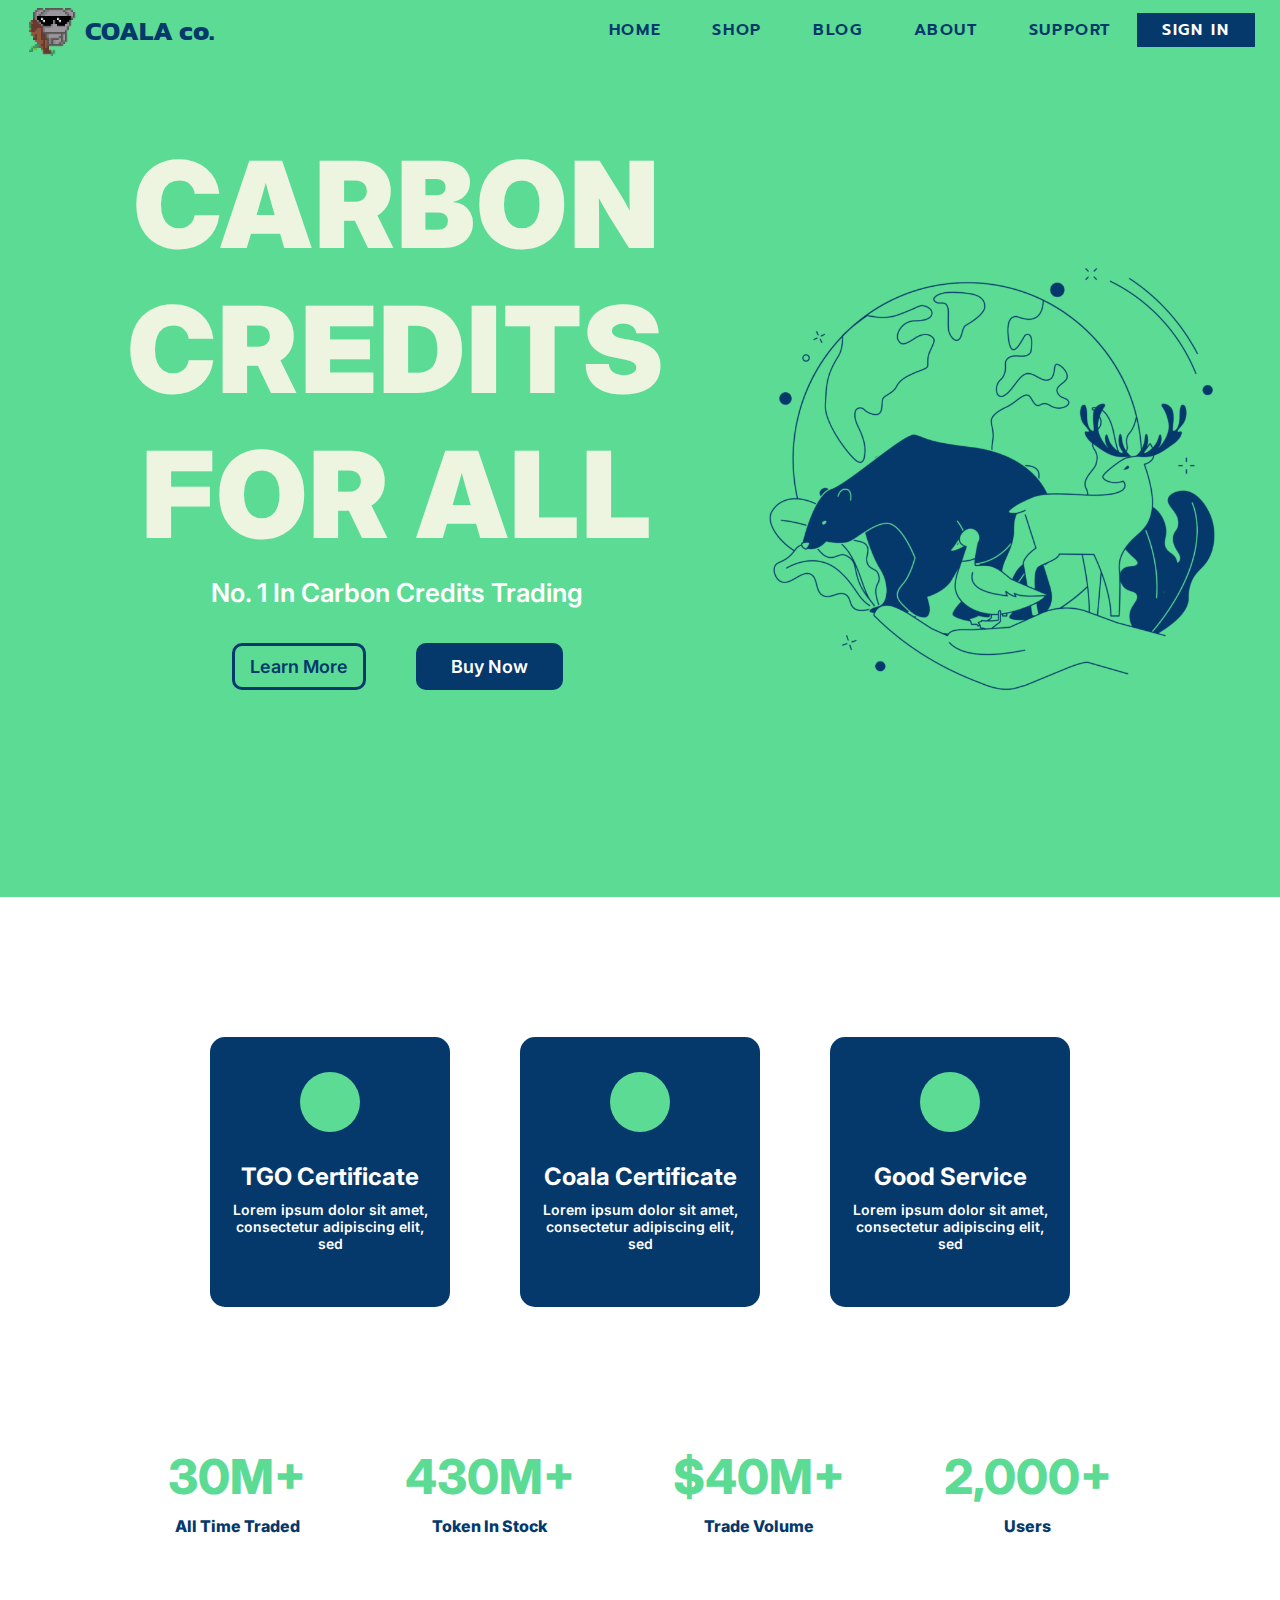
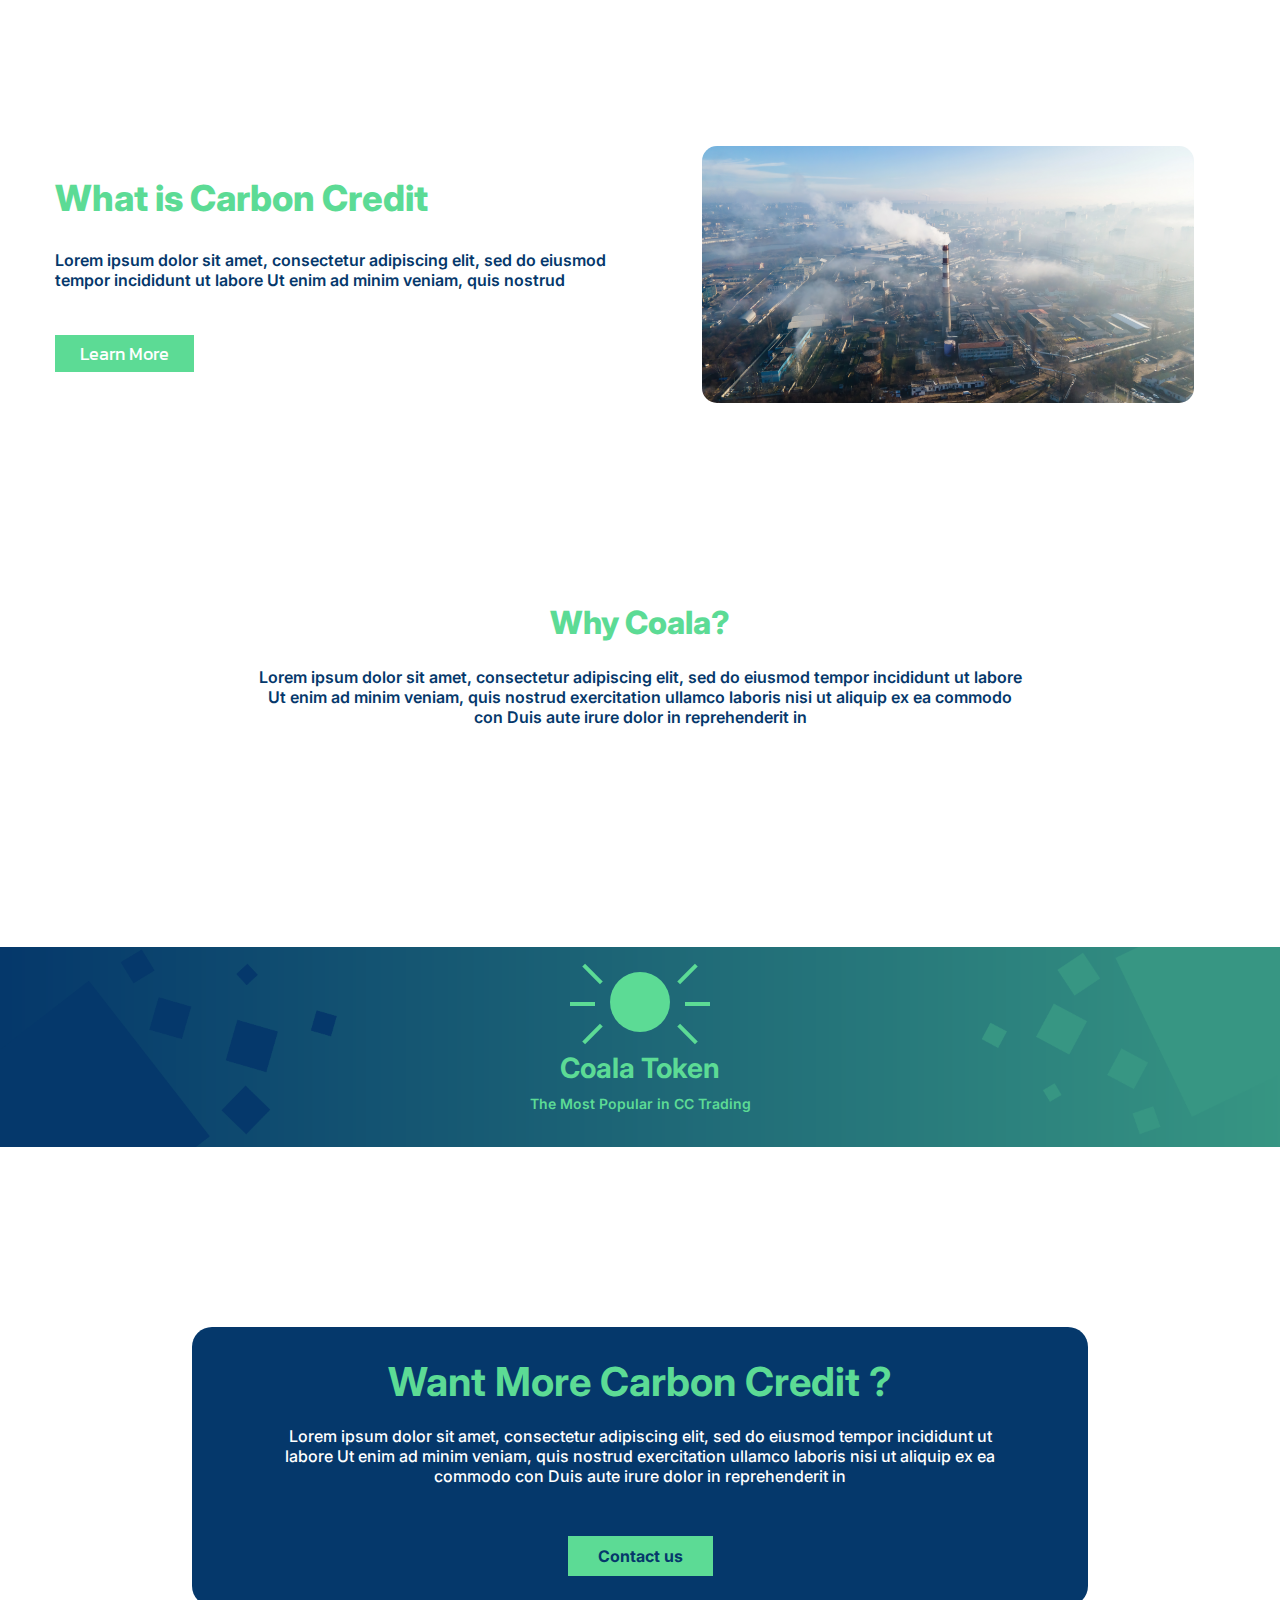
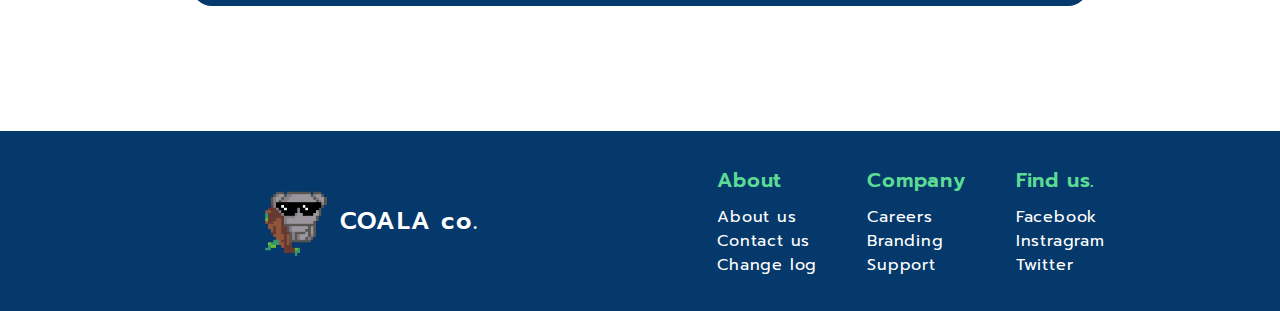
<file: index.html>
<!DOCTYPE html>
<html lang="en">

<head>
    <meta charset="UTF-8">
    <meta name="viewport" content="width=device-width, initial-scale=1.0">
    <title>Coala</title>
    <link rel="stylesheet" href="style.css">
    <link rel="stylesheet" href="main-page.css">
</head>

<body>
    <nav>
        <div class="logo-group">
            <img src="/image/logo_300x300.png" alt="Logo Oreo" id="logo">
            <h2>COALA co.</h2>
        </div>

        <div>
            <ul class="nav-link">
                <li><a href="index.html">home</a></li>
                <li><a href="#">shop</a></li>
                <li><a href="#">blog</a></li>
                <li><a href="#">about</a></li>
                <li><a href="#">support</a></li>
                <li id="sign-in"><a href="form.html">sign in</a></li>
            </ul>
        </div>
    </nav>

    <div class="hero">
        <div class="main-content">
            <h1>carbon<br>credits<br>for all</h1>
            <h4>No. 1 In Carbon Credits Trading</h4>
            <div class="link-group">
                <a href="#main">Learn More</a>
                <button>Buy Now</button>
            </div>
        </div>
    </div>

    <div class="main" id="main">
        <div class="win">
            <div class="card">
                <div class="qc"></div>
                <h3>TGO Certificate</h3>
                <p>Lorem ipsum dolor sit amet, consectetur adipiscing elit, sed</p>
            </div>
            <div class="card">
                <div class="qc"></div>
                <h3>Coala Certificate</h3>
                <p>Lorem ipsum dolor sit amet, consectetur adipiscing elit, sed</p>
            </div>
            <div class="card">
                <div class="qc"></div>
                <h3>Good Service</h3>
                <p>Lorem ipsum dolor sit amet, consectetur adipiscing elit, sed</p>
            </div>
        </div>

        <div class="garuntee-bait">
            <div class="bait-content">
                <h2>30M+</h2>
                <p>All Time Traded</p>
            </div>
            <div class="bait-content">
                <h2>430M+</h2>
                <p>Token In Stock</p>
            </div>
            <div class="bait-content">
                <h2>$40M+</h2>
                <p>Trade Volume</p>
            </div>
            <div class="bait-content">
                <h2>2,000+</h2>
                <p>Users</p>
            </div>
        </div>

        <div class="cc-info">
            <div class="cc-caption">
                <h2>What is Carbon Credit</h2>
                <p>Lorem ipsum dolor sit amet, consectetur adipiscing elit, sed do eiusmod tempor incididunt ut labore
                    Ut enim ad minim veniam, quis nostrud </p>
                <a href="#">Learn More</a>
            </div>
            <img src="/image/cc-info.png" alt="Carbon Credit Information" id="cc-info-img">
        </div>

        <div class="why-us">
            <h3>Why Coala?</h3>
            <p>Lorem ipsum dolor sit amet, consectetur adipiscing elit, sed do eiusmod tempor incididunt ut labore
                Ut enim ad minim veniam, quis nostrud exercitation ullamco laboris nisi ut aliquip ex ea commodo con
                Duis aute irure dolor in reprehenderit in </p>
        </div>

        <div class="flag">
            <div class="qc">
                <div class="a"></div>
                <div class="b"></div>
            </div>
            <div class="flag-caption">
                <h3>Coala Token</h3>
                <h6>The Most Popular in CC Trading</h6>
            </div>
        </div>

        <div class="want-credit">
            <div class="group">
                <h2>Want More Carbon Credit ?</h2>
                <p>Lorem ipsum dolor sit amet, consectetur adipiscing elit, sed do eiusmod tempor incididunt ut labore
                    Ut enim ad minim veniam, quis nostrud exercitation ullamco laboris nisi ut aliquip ex ea commodo con
                    Duis aute irure dolor in reprehenderit in </p>
                <a href="#">Contact us</a>
            </div>
        </div>
    </div>

    <footer class="main-footer">
        <div class="company-group">
            <img src="/image/logo_300x300.png" alt="Logo">
            <h2>COALA co.</h2>
        </div>
        <div class="page-finder">
            <div class="find">
                <h4 class="find-caption">About</h4>
                <a href="#">About us</a>
                <a href="#">Contact us</a>
                <a href="#">Change log</a>
            </div>
            <div class="find">
                <h4 class="find-caption">Company</h4>
                <a href="#">Careers</a>
                <a href="#">Branding</a>
                <a href="#">Support</a>
            </div>
            <div class="find">
                <h4 class="find-caption">Find us.</h4>
                <a href="#">Facebook</a>
                <a href="#">Instragram</a>
                <a href="#">Twitter</a>

            </div>

        </div>
    </footer>

    <script type="module" src="app.js"></script>
</body>

</html>
</file>
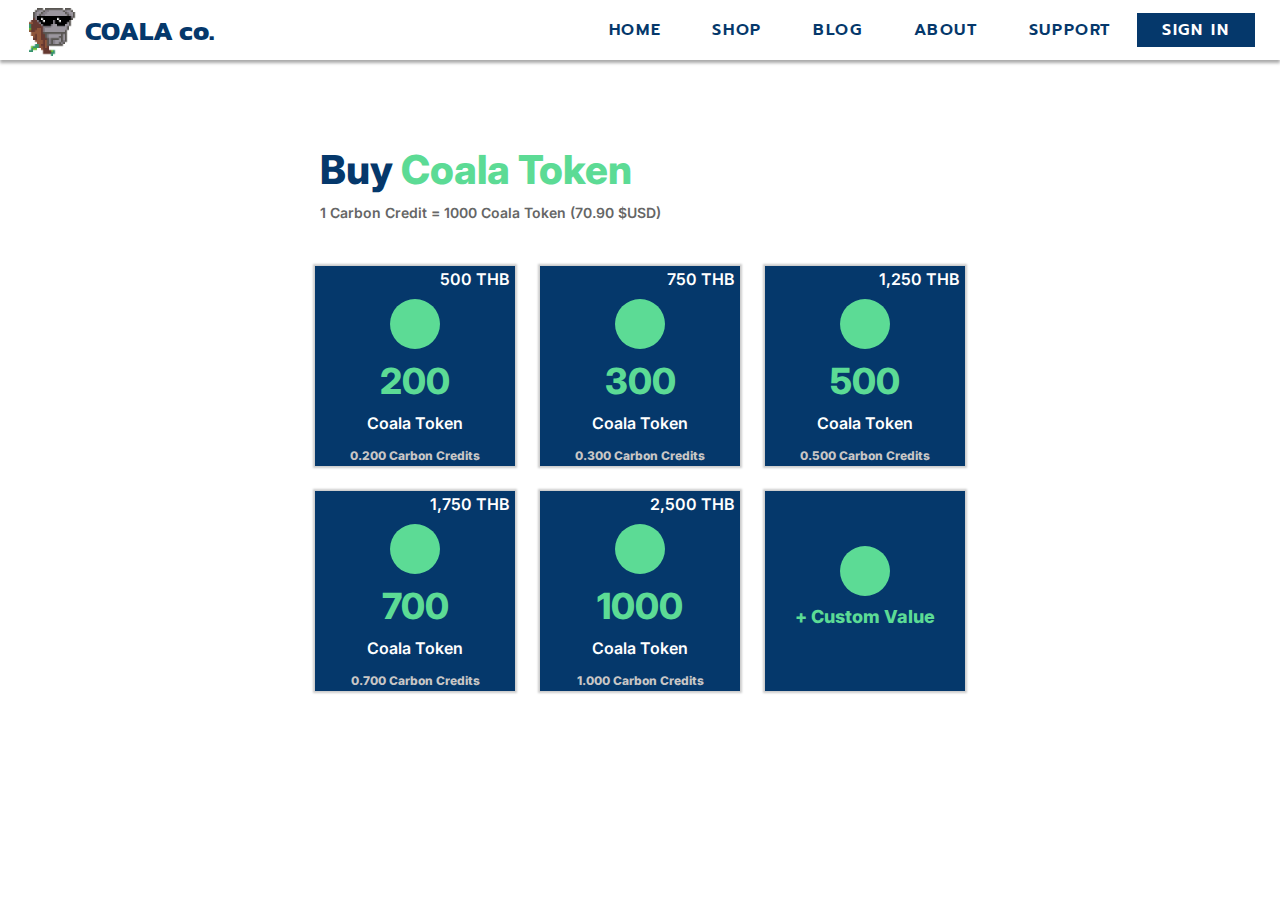
<file: buy-token.html>
<!DOCTYPE html>
<html lang="en">

<head>
    <meta charset="UTF-8">
    <meta name="viewport" content="width=device-width, initial-scale=1.0">
    <title>Buy Token</title>
    <link rel="stylesheet" href="style.css">
    <link rel="stylesheet" href="buy-token-page.css">
</head>

<body>
    <nav>
        <div class="logo-group">
            <img src="/image/logo_300x300.png" alt="Logo Oreo" id="logo">
            <h2>COALA co.</h2>
        </div>

        <div>
            <ul class="nav-link">
                <li><a href="index.html">home</a></li>
                <li><a href="#">shop</a></li>
                <li><a href="#">blog</a></li>
                <li><a href="#">about</a></li>
                <li><a href="#">support</a></li>
                <li id="sign-in"><a href="form.html">sign in</a></li>
            </ul>
        </div>
    </nav>

    <div class="buy">
        <div class="buy-token">
            <div class="buy-caption">
                <h2>Buy <span>Coala Token</span></h2>
                <h6>1 Carbon Credit = 1000 Coala Token (70.90 $USD)</h6>
            </div>

            <div class="buy-package">
                <div class="package">
                    <h4 class="price">500 THB</h4>
                    <div class="pack-info">
                        <div class="qc"></div>
                        <h2>200</h2>
                        <h3>Coala Token</h3>
                    </div>
                    <h6 class="cc-pack">0.200 Carbon Credits</h6>
                </div>
                <div class="package">
                    <h4 class="price">750 THB</h4>
                    <div class="pack-info">
                        <div class="qc"></div>
                        <h2>300</h2>
                        <h3>Coala Token</h3>
                    </div>
                    <h6 class="cc-pack">0.300 Carbon Credits</h6>
                </div>
                <div class="package">
                    <h4 class="price">1,250 THB</h4>
                    <div class="pack-info">
                        <div class="qc"></div>
                        <h2>500</h2>
                        <h3>Coala Token</h3>
                    </div>
                    <h6 class="cc-pack">0.500 Carbon Credits</h6>
                </div>
                <div class="package">
                    <h4 class="price">1,750 THB</h4>
                    <div class="pack-info">
                        <div class="qc"></div>
                        <h2>700</h2>
                        <h3>Coala Token</h3>
                    </div>
                    <h6 class="cc-pack">0.700 Carbon Credits</h6>
                </div>
                <div class="package">
                    <h4 class="price">2,500 THB</h4>
                    <div class="pack-info">
                        <div class="qc"></div>
                        <h2>1000</h2>
                        <h3>Coala Token</h3>
                    </div>
                    <h6 class="cc-pack">1.000 Carbon Credits</h6>
                </div>
                <div class="package">
                    <div class="pack-info">
                        <div class="qc"></div>
                        <h2>+ Custom Value</h2>
                    </div>
                </div>
            </div>
        </div>
    </div>
</body>

</html>
</file>
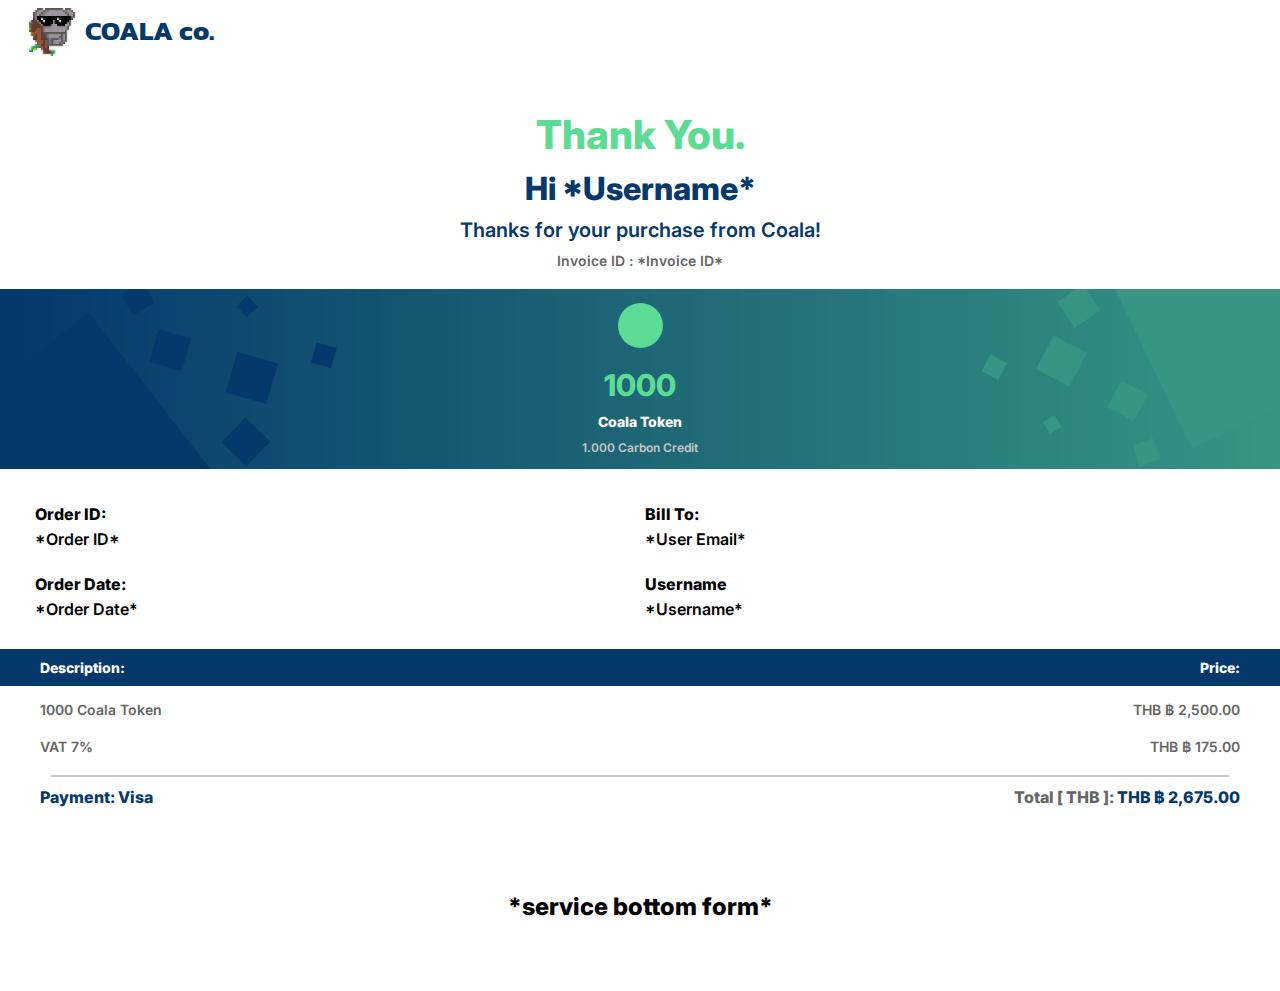
<file: email.html>
<!DOCTYPE html>
<html lang="en">

<head>
    <meta charset="UTF-8">
    <meta name="viewport" content="width=device-width, initial-scale=1.0">
    <title>Email sending</title>
    <link rel="stylesheet" href="style.css">
    <link rel="stylesheet" href="email.css">
</head>

<body>
    <nav>
        <div class="logo-group">
            <img src="image/logo_300x300.png" alt="Logo Oreo" id="logo">
            <h2>COALA co.</h2>
        </div>
    </nav>

    <div class="receipt">
        <h1>Thank You.</h1>
        <h3>Hi *Username*</h3>
        <h4>Thanks for your purchase from Coala!</h4>
        <h6>Invoice ID : *Invoice ID*</h6>

        <div class="receipt-flag">
            <div class="qc"></div>
            <div class="receipt-flag-caption">
                <h3>1000</h3>
                <h5>Coala Token</h5>
                <h6>1.000 Carbon Credit</h6>
            </div>
        </div>

        <div class="order-info">
            <div class="info-row">
                <div class="info-group">
                    <h3>Order ID:</h3>
                    <h3 class="info">*Order ID*</h3>
                </div>
                <div class="info-group">
                    <h3>Bill To:</h3>
                    <h3 class="info">*User Email*</h3>
                </div>
            </div>
            <div class="info-row">
                <div class="info-group">
                    <h3>Order Date:</h3>
                    <h3 class="info">*Order Date*</h3>
                </div>
                <div class="info-group">
                    <h3>Username</h3>
                    <h3 class="info">*Username*</h3>
                </div>
            </div>
        </div>

        <div class="price-summary">
            <div class="sum-row desc-price">
                <h3>Description:</h3>
                <h3>Price:</h3>
            </div>
            <div class="sum-row">
                <h5>1000 Coala Token</h5>
                <h5>THB ฿ 2,500.00</h5>
            </div>
            <div class="sum-row">
                <h5>VAT 7%</h5>
                <h5>THB ฿ 175.00</h5>
            </div>
            <span class="line-section"></span>
            <div class="sum-row">
                <h2>Payment: Visa</h2>
                <h2><span>Total [ THB ]: </span> THB ฿ 2,675.00</h2>
            </div>
        </div>

        <h4 class="service-form">*service bottom form*</h4>
    </div>
</body>

</html>
</file>
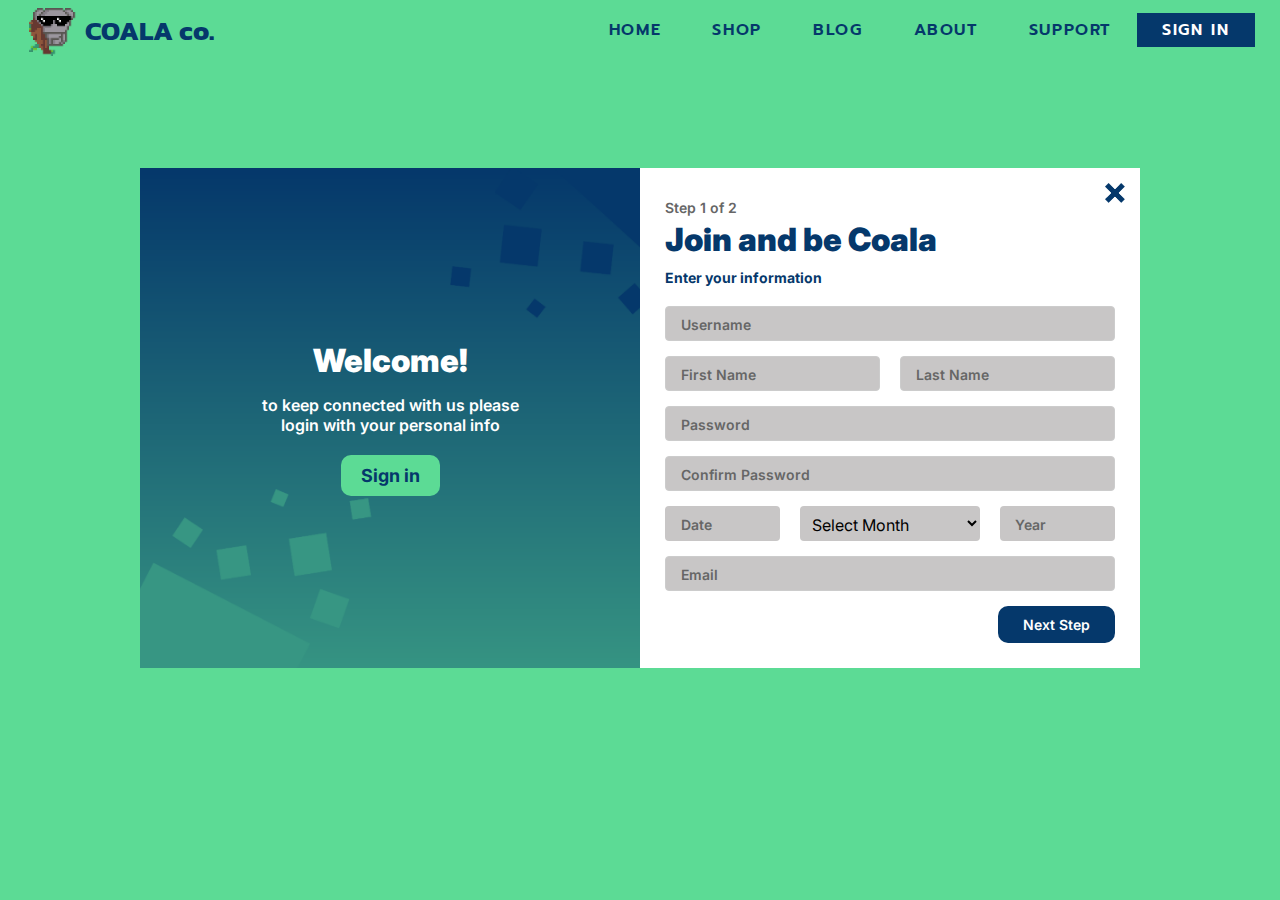
<file: form.html>
<!DOCTYPE html>
<html lang="en">

<head>
    <meta charset="UTF-8">
    <meta name="viewport" content="width=device-width, initial-scale=1.0">
    <title>Register page</title>
    <link rel="stylesheet" href="style.css">
    <link rel="stylesheet" href="style3.css">
</head>

<body>
    <nav>
        <div class="logo-group">
            <img src="/image/logo_300x300.png" alt="Logo Oreo" id="logo">
            <h2>COALA co.</h2>
        </div>

        <div>
            <ul class="nav-link">
                <li><a href="index.html">home</a></li>
                <li><a href="#">shop</a></li>
                <li><a href="#">blog</a></li>
                <li><a href="#">about</a></li>
                <li><a href="#">support</a></li>
                <li id="sign-in"><a href="#">sign in</a></li>
            </ul>
        </div>
    </nav>

    <div class="sign-card">
        <button id="close-form" onclick="console.log('click')">
            <img src="/image/x.png" alt="close">
        </button>
        <div class="sign-in">
            <h3 id="greeting"></h3>
            <p>to keep connected with us please <br> login with your personal info</p>
            <button id="sign-in-btn">Sign in</button>
        </div>
        <form id="multi-part">
            <!-- Sign up Form: Part1 -->
            <div class="form-section current" id="part-1">
                <span class="prog">Step 1 of 2</span <div class="form-caption">
                <div class="form-caption">
                    <h2>Join and be Coala</h2>
                    <p>Enter your information</p>
                </div>
                <div class="form-group">
                    <input type="text" id="username" class="cool-input" placeholder=" " autocomplete="off">
                    <label for="username" class="cool-label">Username</label>
                </div>
                <div class="double-row">
                    <div class="form-group">
                        <input type="text" id="first-name" class="cool-input" placeholder=" " autocomplete="off">
                        <label for="first-name" class="cool-label">First Name</label>
                    </div>
                    <div class="form-group">
                        <input type="text" id="last-name" class="cool-input" placeholder=" " autocomplete="off">
                        <label for="last-name" class="cool-label">Last Name</label>
                    </div>
                </div>
                <div class="form-group">
                    <input type="text" id="password" class="cool-input" placeholder=" " autocomplete="off">
                    <label for="password" class="cool-label">Password</label>
                </div>
                <div class="form-group">
                    <input type="text" id="confirm-password" class="cool-input" placeholder=" " autocomplete="off">
                    <label for="confirm-password" class="cool-label">Confirm Password</label>
                </div>
                <div class="birthday-group">
                    <input type="number" id="date-birth" min="1" max="31" class="cool-num-input" placeholder=" ">
                    <label for="date-birth" class="cool-label">Date</label>
                    <select name="month" id="month-birth" class="cool-select">
                        <option value="">Select Month</option>
                        <option value="01">January</option>
                        <option value="02">February</option>
                        <option value="03">March</option>
                        <option value="04">April</option>
                        <option value="05">May</option>
                        <option value="06">June</option>
                        <option value="07">July</option>
                        <option value="08">August</option>
                        <option value="09">September</option>
                        <option value="10">October</option>
                        <option value="11">November</option>
                        <option value="12">December</option>
                    </select>
                    <input type="number" id="year-birth" class="cool-num-input" placeholder=" ">
                    <label for="year-birth" class="cool-label year">Year</label>
                </div>
                <div class="form-group">
                    <input type="text" id="email" class="cool-input" placeholder=" " autocomplete="off">
                    <label for="email" class="cool-label">Email</label>
                </div>
                <button type="button" class="next-button form-button">Next Step</button>
            </div>

            <!-- Sign-up Form: Part2 -->
            <div class="form-section" id="part-2">
                <span class="prog">Step 2 of 2</span>
                <div class="form-caption cap2">
                    <h2>Are you from the Company?</h2>
                    <p>Enter your company information</p>
                </div>
                <div class="form-group">
                    <input type="text" id="company-name" class="cool-input" placeholder=" " autocomplete="off">
                    <label for="company-name" class="cool-label">Company Name</label>
                </div>
                <div class="form-group select-group">
                    <select name="company-type" id="company-type" class="cool-select">
                        <option value="">Select Company type</option>
                        <option value="A">A</option>
                        <option value="B">B</option>
                        <option value="C">C</option>
                    </select>
                    <!-- <label for="company-type" class="cool-label">Company Type</label> -->
                </div>

                <button type="button" class="back-button form-button">Previous Step</button>
                <button type="button" class="form-button" id="register-button">Register</button>
            </div>
        </form>

        <!-- Sign-in Form -->
        <form id="sign-in-form">
            <h2>Welcome Coala!</h2>
            <div class="login">
                <div class="form-group">
                    <input type="text" id="username-login" class="cool-input" placeholder=" " autocomplete="off">
                    <label for="username-login" class="cool-label">Username</label>
                </div>
                <div class="form-group">
                    <input type="text" id="password-login" class="cool-input" placeholder=" " autocomplete="off">
                    <label for="password-login" class="cool-label">Password</label>
                </div>

            </div>
            <button id="login-btn">Login</button>
        </form>
    </div>


    </div>


    <script type="module" src="app.js"></script>
</body>

</html>
</file>
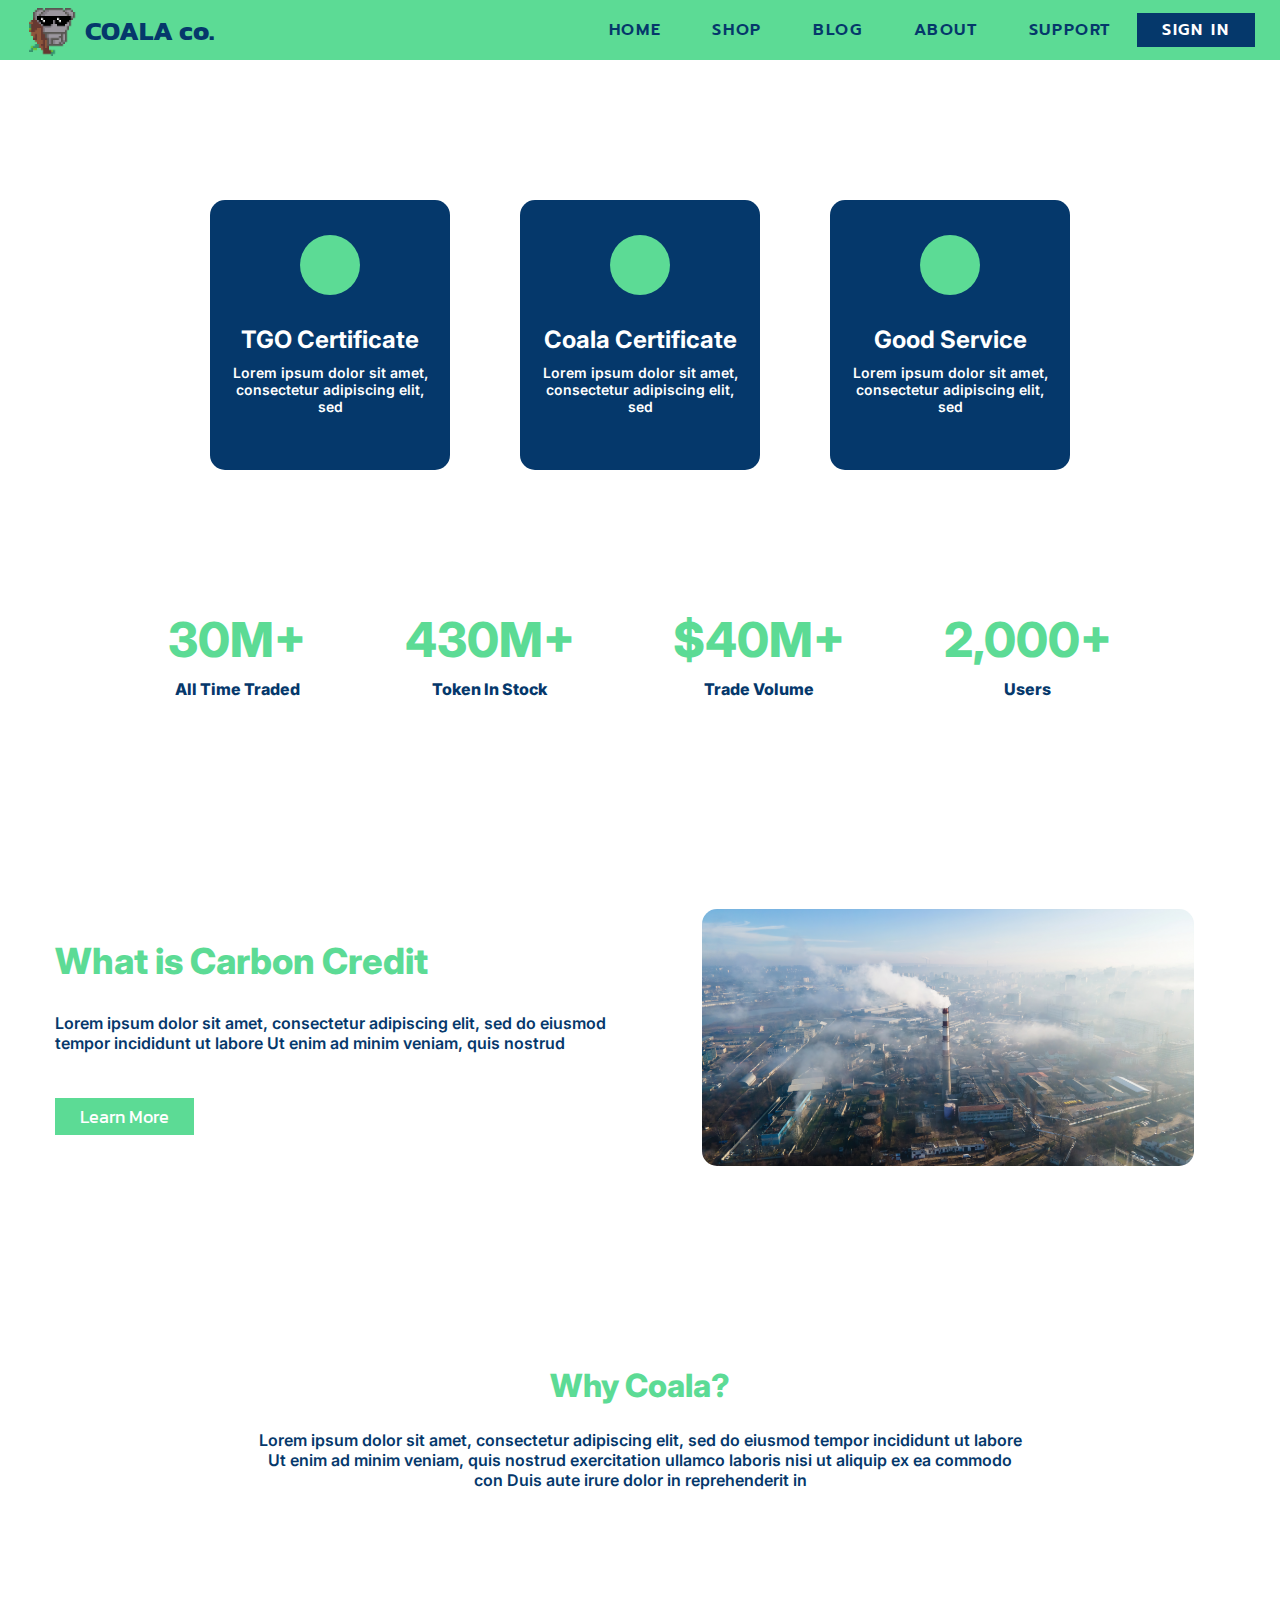
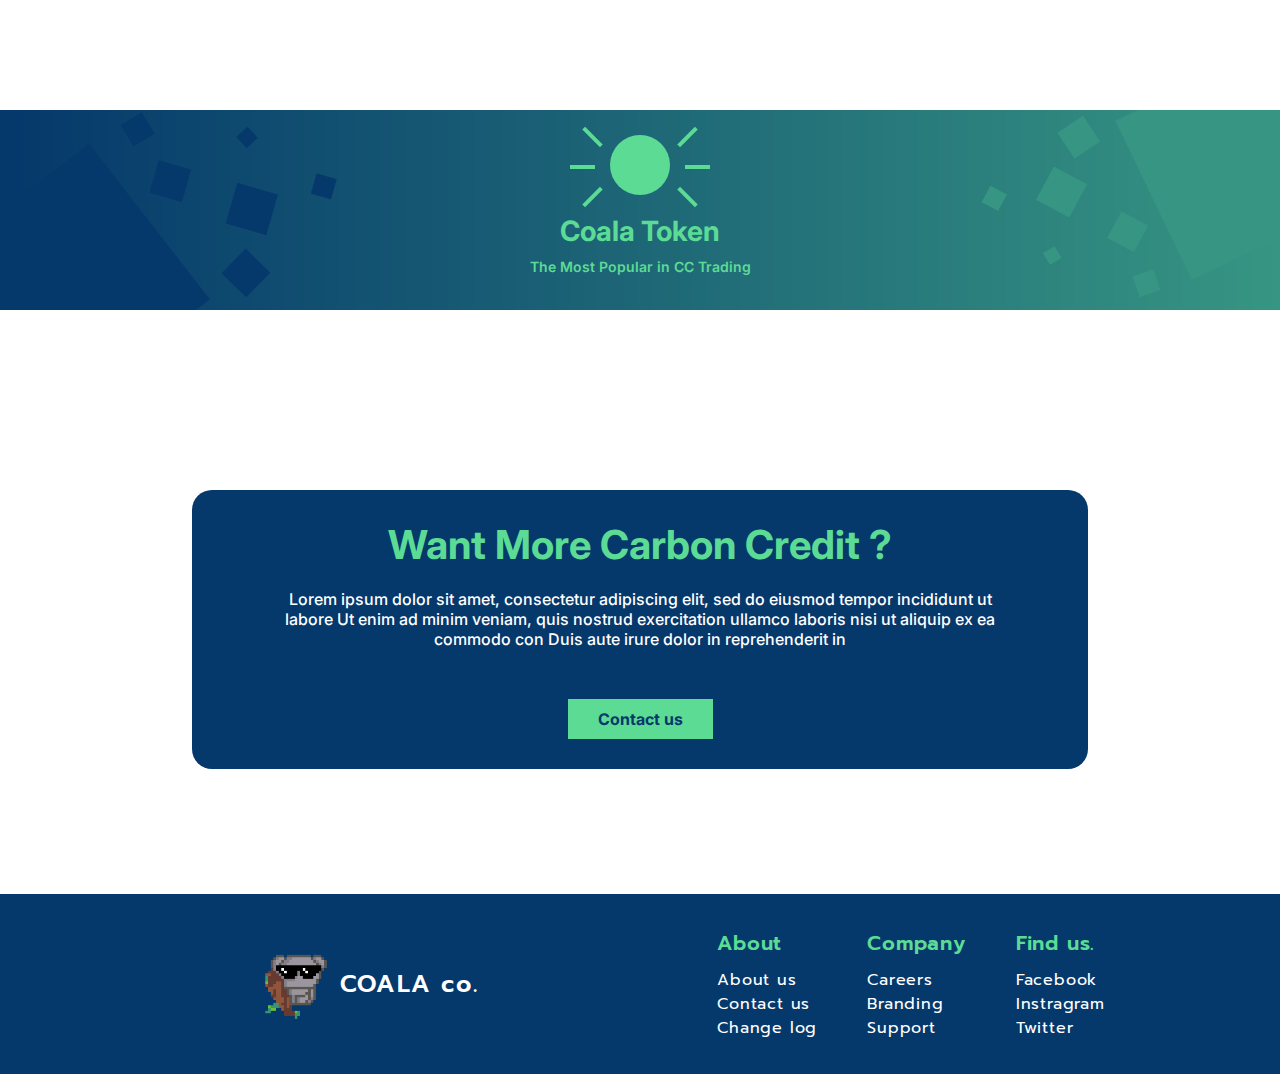
<file: main.html>
<!DOCTYPE html>
<html lang="en">

<head>
    <meta charset="UTF-8">
    <meta name="viewport" content="width=device-width, initial-scale=1.0">
    <title>Main page</title>
    <link rel="stylesheet" href="style.css">
    <link rel="stylesheet" href="main-page.css">
</head>

<body>
    <nav>
        <div class="logo-group">
            <img src="/image/logo_300x300.png" alt="Logo Oreo" id="logo">
            <h2>COALA co.</h2>
        </div>

        <div>
            <ul class="nav-link">
                <li><a href="index.html">home</a></li>
                <li><a href="#">shop</a></li>
                <li><a href="#">blog</a></li>
                <li><a href="#">about</a></li>
                <li><a href="#">support</a></li>
                <li id="sign-in"><a href="#">sign in</a></li>
            </ul>
        </div>
    </nav>


    <div class="main">
        <div class="win">
            <div class="card">
                <div class="qc"></div>
                <h3>TGO Certificate</h3>
                <p>Lorem ipsum dolor sit amet, consectetur adipiscing elit, sed</p>
            </div>
            <div class="card">
                <div class="qc"></div>
                <h3>Coala Certificate</h3>
                <p>Lorem ipsum dolor sit amet, consectetur adipiscing elit, sed</p>
            </div>
            <div class="card">
                <div class="qc"></div>
                <h3>Good Service</h3>
                <p>Lorem ipsum dolor sit amet, consectetur adipiscing elit, sed</p>
            </div>
        </div>

        <div class="garuntee-bait">
            <div class="bait-content">
                <h2>30M+</h2>
                <p>All Time Traded</p>
            </div>
            <div class="bait-content">
                <h2>430M+</h2>
                <p>Token In Stock</p>
            </div>
            <div class="bait-content">
                <h2>$40M+</h2>
                <p>Trade Volume</p>
            </div>
            <div class="bait-content">
                <h2>2,000+</h2>
                <p>Users</p>
            </div>
        </div>

        <div class="cc-info">
            <div class="cc-caption">
                <h2>What is Carbon Credit</h2>
                <p>Lorem ipsum dolor sit amet, consectetur adipiscing elit, sed do eiusmod tempor incididunt ut labore
                    Ut enim ad minim veniam, quis nostrud </p>
                <a href="#">Learn More</a>
            </div>
            <img src="/image/cc-info.png" alt="Carbon Credit Information" id="cc-info-img">
        </div>

        <div class="why-us">
            <h3>Why Coala?</h3>
            <p>Lorem ipsum dolor sit amet, consectetur adipiscing elit, sed do eiusmod tempor incididunt ut labore
                Ut enim ad minim veniam, quis nostrud exercitation ullamco laboris nisi ut aliquip ex ea commodo con
                Duis aute irure dolor in reprehenderit in </p>
        </div>

        <div class="flag">
            <div class="qc">
                <div class="a"></div>
                <div class="b"></div>
            </div>
            <div class="flag-caption">
                <h3>Coala Token</h3>
                <h6>The Most Popular in CC Trading</h6>
            </div>
        </div>

        <div class="want-credit">
            <div class="group">
                <h2>Want More Carbon Credit ?</h2>
                <p>Lorem ipsum dolor sit amet, consectetur adipiscing elit, sed do eiusmod tempor incididunt ut labore
                    Ut enim ad minim veniam, quis nostrud exercitation ullamco laboris nisi ut aliquip ex ea commodo con
                    Duis aute irure dolor in reprehenderit in </p>
                <a href="#">Contact us</a>
            </div>
        </div>
    </div>

    <footer class="main-footer">
        <div class="company-group">
            <img src="/image/logo_300x300.png" alt="Logo">
            <h2>COALA co.</h2>
        </div>
        <div class="page-finder">
            <div class="find">
                <h4 class="find-caption">About</h4>
                <a href="#">About us</a>
                <a href="#">Contact us</a>
                <a href="#">Change log</a>
            </div>
            <div class="find">
                <h4 class="find-caption">Company</h4>
                <a href="#">Careers</a>
                <a href="#">Branding</a>
                <a href="#">Support</a>
            </div>
            <div class="find">
                <h4 class="find-caption">Find us.</h4>
                <a href="#">Facebook</a>
                <a href="#">Instragram</a>
                <a href="#">Twitter</a>

            </div>

        </div>
    </footer>

    <script type="module" src="app.js"></script>
</body>

</html>
</file>
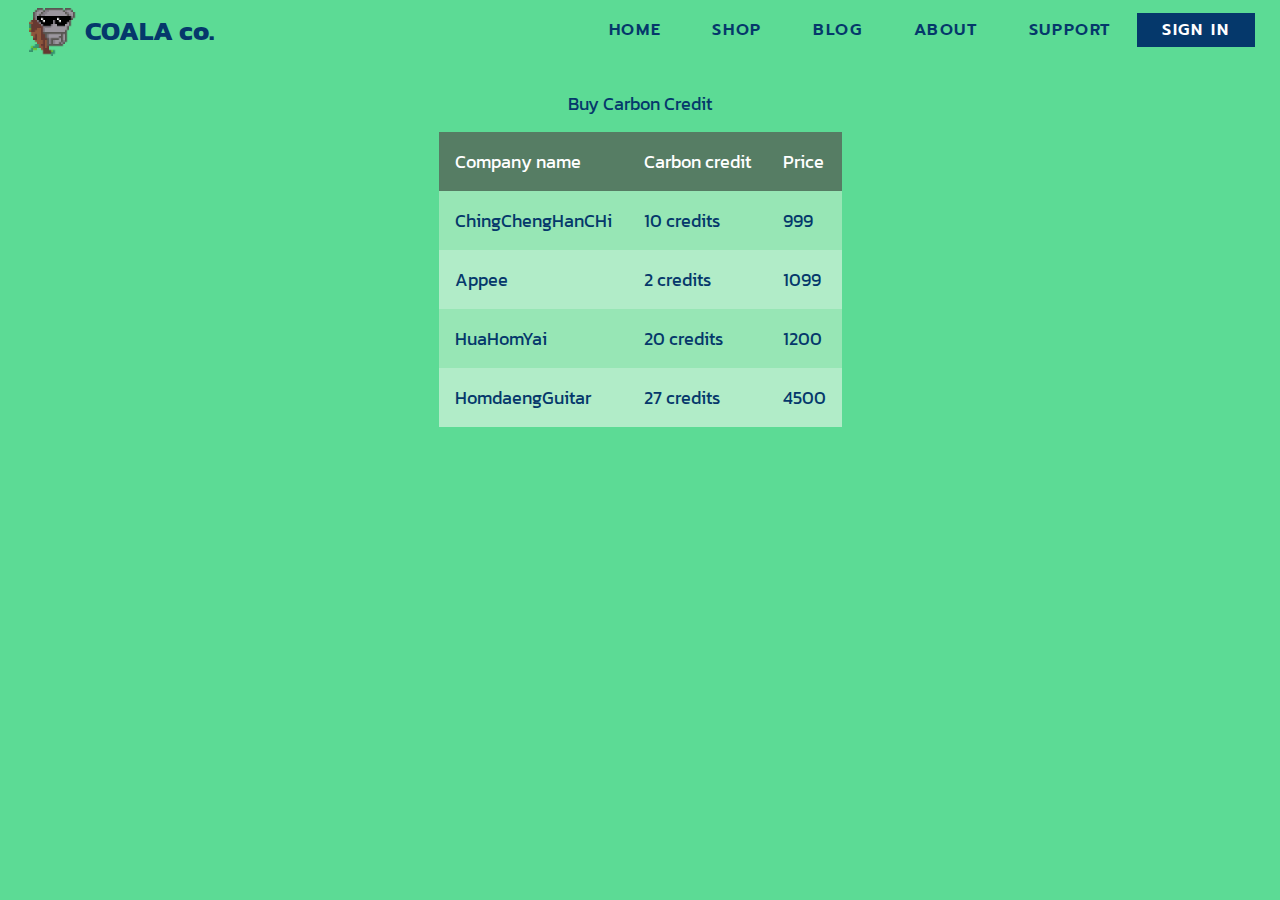
<file: market.html>
<!DOCTYPE html>
<html lang="en">

<head>
    <meta charset="UTF-8">
    <meta name="viewport" content="width=device-width, initial-scale=1.0">
    <title>Market</title>
    <link rel="stylesheet" href="style.css">
    <link rel="stylesheet" href="style2.css">
</head>

<body>
    <nav>
        <div class="logo-group">
            <img src="/image/logo_300x300.png" alt="Logo Oreo" id="logo">
            <h2>COALA co.</h2>
        </div>

        <div>
            <ul class="nav-link">
                <li><a href="index.html">home</a></li>
                <li><a href="#">shop</a></li>
                <li><a href="#">blog</a></li>
                <li><a href="#">about</a></li>
                <li><a href="#">support</a></li>
                <li id="sign-in"><a href="#">sign in</a></li>
            </ul>
        </div>
    </nav>


    <div class="table">
        <table>
            <caption>Buy Carbon Credit</caption>
            <thead>
                <td>Company name</td>
                <td>Carbon credit</td>
                <td>Price</td>
            </thead>
            <tbody id="t-body">
                <tr>
                    <td data-cell="name">ChingChengHanCHi</td>
                    <td data-cell="count">10 credits</td>
                    <td data-cell="price">999</td>
                </tr>
                <tr>
                    <td data-cell="name">Appee</td>
                    <td data-cell="count">2 credits</td>
                    <td data-cell="price">1099</td>
                </tr>
                <tr>
                    <td data-cell="name">HuaHomYai</td>
                    <td data-cell="count">20 credits</td>
                    <td data-cell="price">1200</td>
                </tr>
                <tr>
                    <td data-cell="name">HomdaengGuitar</td>
                    <td data-cell="count">27 credits</td>
                    <td data-cell="price">4500</td>
                </tr>
            </tbody>
        </table>
    </div>

    <script type="module" src="/app.js"></script>
</body>

</html>
</file>
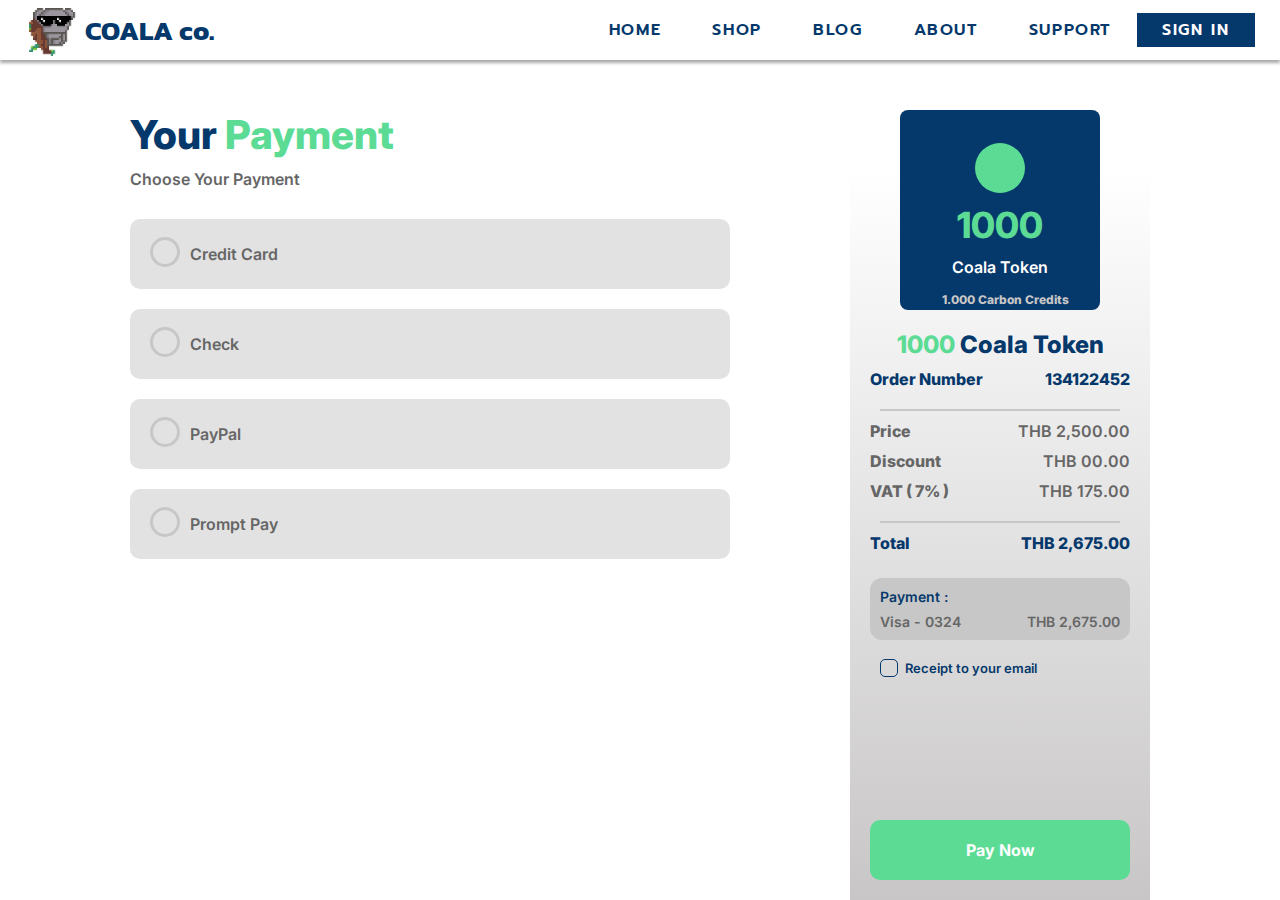
<file: payment.html>
<!DOCTYPE html>
<html lang="en">

<head>
    <meta charset="UTF-8">
    <meta name="viewport" content="width=device-width, initial-scale=1.0">
    <title>Peyment</title>
    <link rel="stylesheet" href="style.css">
    <link rel="stylesheet" href="buy-token-page.css">
    <link rel="stylesheet" href="payment-page.css">
    <link href='https://unpkg.com/boxicons@2.1.4/css/boxicons.min.css' rel='stylesheet'>
</head>

<body>
    <nav>
        <div class="logo-group">
            <img src="image/logo_300x300.png" alt="Logo Oreo" id="logo">
            <h2>COALA co.</h2>
        </div>

        <div>
            <ul class="nav-link">
                <li><a href="index.html">home</a></li>
                <li><a href="#">shop</a></li>
                <li><a href="#">blog</a></li>
                <li><a href="#">about</a></li>
                <li><a href="#">support</a></li>
                <li id="sign-in"><a href="#">sign in</a></li>
            </ul>
        </div>
    </nav>

    <div class="pay">
        <div class="payment-choice">
            <div class="choice-caption">
                <h2>Your <span>Payment</span></h2>
                <h6>Choose Your Payment</h6>

                <div class="radio-group">
                    <div class="choose-option">
                        <input type="radio" id="credit-card" name="payment-option">
                        <i class='bx bx-check'></i>
                        <label for="credit-card">Credit Card</label>
                    </div>
                    <div class="choose-option">
                        <input type="radio" id="check" name="payment-option">
                        <i class='bx bx-check'></i>
                        <label for="check">Check</label>
                    </div>
                    <div class="choose-option">
                        <input type="radio" id="peypal" name="payment-option">
                        <i class='bx bx-check'></i>
                        <label for="peypal">PayPal</label>
                    </div>
                    <div class="choose-option">
                        <input type="radio" id="prompt-pay" name="payment-option">
                        <i class='bx bx-check'></i>
                        <label for="prompt-pay">Prompt Pay</label>
                    </div>
                </div>

            </div>
        </div>
        <div class="bill">
            <div class="package pack-selected">
                <div class="pack-info">
                    <div class="qc"></div>
                    <h2>1000</h2>
                    <h3>Coala Token</h3>
                </div>
                <h6 class="cc-pack">1.000 Carbon Credits</h6>
            </div>

            <div class="bill-info">
                <h3>1000 <span>Coala Token</span></h3>
                <div class="row-between">
                    <h5>Order Number</h5>
                    <h5>134122452</h5>
                </div>

                <span class="line-section"></span>

                <div class="row-between">
                    <h4>Price</h4>
                    <h6>THB 2,500.00</h6>
                </div>
                <div class="row-between">
                    <h4>Discount</h6>
                        <h6>THB 00.00
                    </h4>
                </div>
                <div class="row-between">
                    <h4>VAT ( 7% )</h4>
                    <h6>THB 175.00</h6>
                </div>

                <span class="line-section"></span>

                <div class="row-between">
                    <h5>Total</h5>
                    <h5>THB 2,675.00</h5>
                </div>

                <div class="payment-detail">
                    <h5>Payment :</h5>
                    <div class="row-between">
                        <h6>Visa - 0324</h6>
                        <h6> THB 2,675.00</h6>
                    </div>
                </div>

                <div class="email-checkbox">
                    <label for="email-receipt">
                        <input type="checkbox" id="email-receipt">
                        <span class="checkmark">
                            <i class='bx bx-check'></i>
                        </span>
                        Receipt to your email
                    </label>
                </div>

                <button id="pay-now-btn">Pay Now</button>
            </div>
        </div>
    </div>

</body>

</html>
</file>
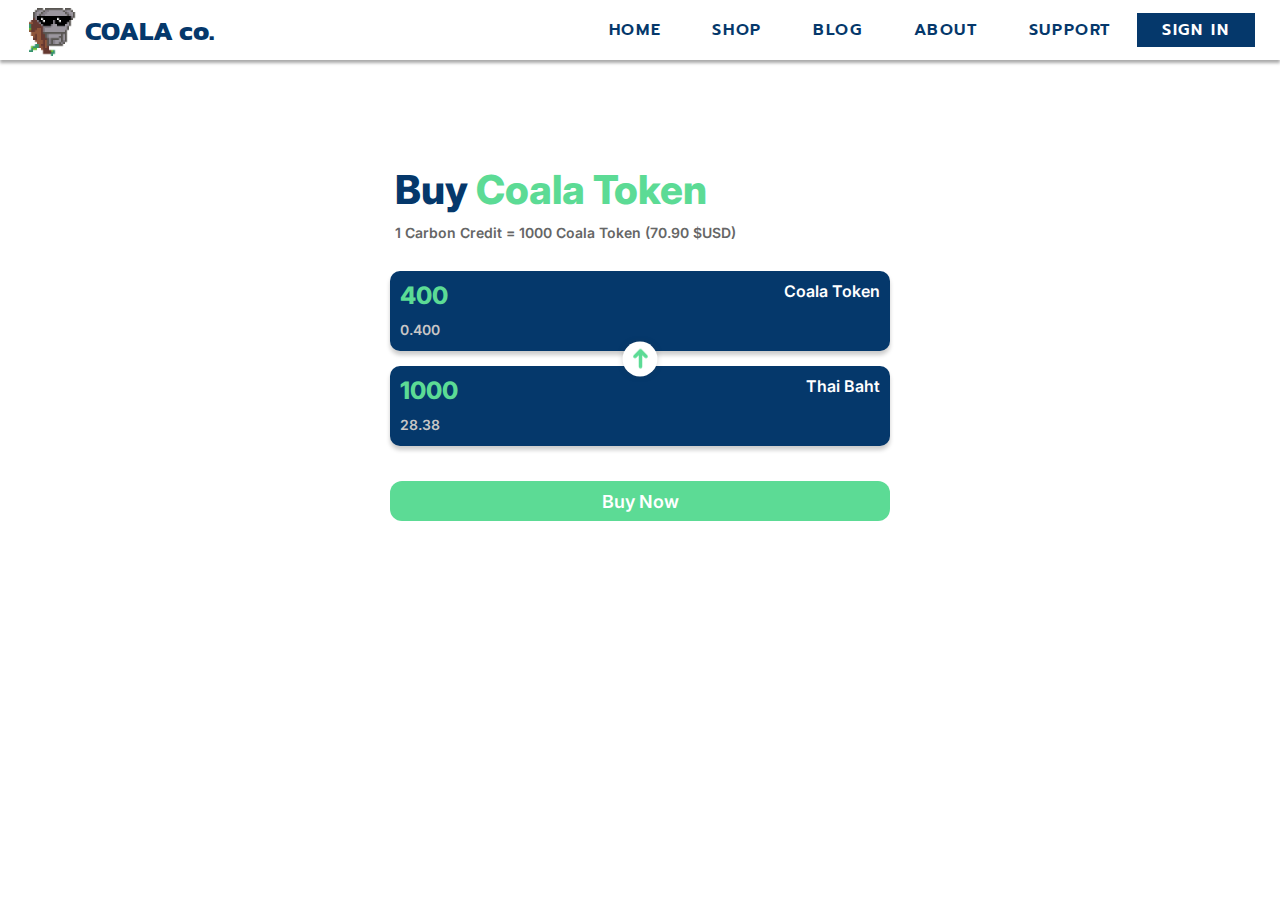
<file: trade.html>
<!DOCTYPE html>
<html lang="en">

<head>
    <meta charset="UTF-8">
    <meta name="viewport" content="width=device-width, initial-scale=1.0">
    <title>Trade</title>
    <link rel="stylesheet" href="style.css">
    <link rel="stylesheet" href="trade-page.css">
</head>

<body>
    <nav>
        <div class="logo-group">
            <img src="/image/logo_300x300.png" alt="Logo Oreo" id="logo">
            <h2>COALA co.</h2>
        </div>

        <div>
            <ul class="nav-link">
                <li><a href="index.html">home</a></li>
                <li><a href="#">shop</a></li>
                <li><a href="#">blog</a></li>
                <li><a href="#">about</a></li>
                <li><a href="#">support</a></li>
                <li id="sign-in"><a href="form.html">sign in</a></li>
            </ul>
        </div>
    </nav>

    <div class="trade">
        <div class="change-currency">
            <div class="change-caption">
                <h2>Buy <span>Coala Token</span></h2>
                <h6>1 Carbon Credit = 1000 Coala Token (70.90 $USD)</h6>
            </div>

            <div class="change">
                <div class="currency">
                    <h3 class="currency-in">400</h3>
                    <h6 class="currency-caption">0.400</h6>
                    <h4 class="digit">Coala Token</h4>
                </div>
                <div class="currency">
                    <h3 class="currency-in">1000</h3>
                    <h6 class="currency-caption">28.38</h6>
                    <h4 class="digit">Thai Baht</h4>
                </div>
                <button id="switch-mode">
                    <img src="/image/arrow.png" alt="->" id="arrow-btn">
                </button>
            </div>

            <button id="buy-btn">Buy Now</button>
        </div>
    </div>

    <script type="module" src="/app.js"></script>
</body>

</html>
</file>
<file: style.css>
@import url('https://fonts.googleapis.com/css2?family=Kanit:wght@300;400;500;600;700&display=swap');
@import url('https://fonts.googleapis.com/css2?family=Inter:wght@300;400;500;600;700;800;900&display=swap');
@import url('https://fonts.googleapis.com/css2?family=Prompt:wght@300;400;500;600;700;800;900&display=swap');

/* Reset default browser styles */
body,
h1,
h2,
h3,
h4,
h5,
h6,
p,
ol,
ul {
    margin: 0;
    padding: 0;
}

html {
    scroll-behavior: smooth;
}

/* Apply a box-sizing border-box to all elements */
* {
    box-sizing: border-box;
}

/* Set default font and color */
body {
    font-family: 'Kanit', sans-serif;
    color: #05386B;
    background-color: #5CDB95;
    font-size: 18px;
}

h1 {
    font-family: 'Kanit', sans-serif;
    font-weight: 600;
}

/* Apply a max-width and center the content */
.container {
    max-width: 1200px;
    margin: 0 auto;
    padding: 20px;
}

/* Add some basic styles to headings and paragraphs */
h1,
h2,
h3,
h4,
h5,
h6 {
    margin-bottom: 10px;
}

p {
    margin-bottom: 20px;
}

/* Add some basic styles to links */
a {
    color: #05386B;
    text-decoration: none;
}

a:hover {
    text-decoration: underline;
}

/* Add basic styles to buttons */
button,
input[type="submit"] {
    padding: 10px 20px;
    background-color: #007bff;
    color: #fff;
    border: none;
    border-radius: 4px;
    cursor: pointer;
}

button:hover,
input[type="submit"]:hover {
    background-color: #0056b3;
}

/* Add basic styles to form elements */
input[type="text"],
input[type="email"],
textarea {
    padding: 8px;
    border: 1px solid #ccc;
    border-radius: 4px;
    width: 100%;
    margin-bottom: 10px;
}

textarea {
    height: 150px;
}

/* Add basic styles to images */
img {
    max-width: 100%;
    height: auto;
}

/* nav bar */
nav {
    display: flex;
    justify-content: space-between;
    padding: 0px 25px;
    background-color: #5CDB95;
}

nav>div {
    display: flex;
    align-items: center;
}

.nav-link {
    display: flex;
    list-style: none;
    font-family: 'Prompt', sans-serif;
    font-weight: 600;
    font-size: 16px;
    text-transform: uppercase;
}

.nav-link li {
    padding-block: 5px;
    padding-inline: clamp(12px, 2vw, 35px);
    /* clamp(min, value, max) */
}

.nav-link li>a {
    letter-spacing: .1rem;
}

li#sign-in {
    background-color: #05386b;
}

li#sign-in>a {
    color: #fff;
}

.logo-group {
    display: flex;
    flex-wrap: wrap;
}

.logo-group>h2 {
    margin: 0;
}

#logo {
    width: 60px;
    /* height: 100%; */
    top: 11px;
    left: -5px;
    /* filter: hue-rotate(210deg); */
}

/* main */
.hero {
    width: 100%;
    height: 93vh;
    display: flex;
    background-color: #5CDB95;
    background-image: url("/image/home-bg.png");
    background-size: 45%;
    background-position: right;
    background-repeat: no-repeat;

    font-family: 'Inter', sans-serif;
    font-weight: 800;

    /* inset: 0px 0px 4px 0px; */
}

.hero::after {
    content: "";
    width: 100%;
    height: 2px;
    background-color: #fff;
    position: absolute;
    bottom: -5px;
}

.main-content {
    display: flex;
    flex-direction: column;
    width: max-content;
    padding-left: 10%;
    padding-top: 8vh;
    align-items: center;
}

.main-content h1 {
    color: #EDF5E1;
    font-size: 96px;
    text-align: center;
    text-transform: uppercase;
    font-family: 'Inter', sans-serif;
    font-weight: 900;
    font-size: 120px;

    letter-spacing: .15rem;
}

.main-content h4 {
    color: #fff;
    font-family: 'Inter', sans-serif;
    font-weight: 600;
    font-size: 26px;

}

.link-group {
    display: flex;
    flex-wrap: wrap;
    flex-direction: row;
    gap: 50px;
    margin-top: 25px;
}

.link-group>a {
    border-radius: 10px;
    padding: 10px 15px;
    border: solid #05386b 3px;
    font-family: 'Inter', sans-serif;
    font-weight: 600;
    font-size: 18px;
}

.link-group>button {
    border-radius: 10px;
    padding: 10px 35px;
    background-color: #05386B;
    font-family: 'Inter', sans-serif;
    font-weight: 600;
    font-size: 18px;
}

.action {
    width: fit-content;
    background-color: #EDF5E1;
    color: #05386B;
    border-radius: 15px;
    padding: 10px 15px;
    box-shadow: #888 0px 5px 5px;
    transition: .4s;
}

.action:hover {
    text-decoration: none;
    box-shadow: #888 0 8px 8px;
    transition: .4s;
}

.action>h3 {
    font-size: 36px;
    text-align: center;
    padding: 0;
    margin: 0;
}
</file>
<file: main-page.css>
body {
    background-color: #fff;
}

/* nav {
    box-shadow: 0px 2px 2px 0px #333;
} */

.main {
    padding-block: 40px;
    position: relative;
    width: 100%;
}

.win {
    display: flex;
    flex-direction: row;
    justify-content: center;
    gap: 70px;
    padding-block: 100px;
}

.card {
    position: relative;
    display: flex;
    justify-content: center;
    align-items: center;
    text-align: center;
    flex-direction: column;
    width: 240px;
    height: 270px;
    background-color: #05386B;
    color: #fff;
    border-radius: 15px;
    padding: 20px;
}

.card>div.qc {
    content: "";
    width: 60px;
    height: 60px;
    background-color: #5CDB95;
    margin-bottom: 30px;
    border-radius: 50%;
}

.card h3 {
    font-family: 'Inter', sans-serif;
    font-weight: 700;
    font-size: 24px;
}

.card p {
    font-family: 'Inter', sans-serif;
    font-weight: 600;
    font-size: 14px;
}

.garuntee-bait {
    padding: 40px 25px;
    display: flex;
    flex-direction: row;
    justify-content: center;
    gap: 8%;
}

.bait-content {
    text-align: center;
}

.bait-content>h2 {
    color: #5CDB95;
    font-family: 'Inter', sans-serif;
    font-weight: 800;
    font-size: 48px;
}

.bait-content>p {
    font-family: 'Inter', sans-serif;
    font-weight: 800;
    font-size: 16px;
}

.cc-info {
    position: relative;
    display: flex;
    flex-direction: row;
    flex-wrap: wrap;
    padding: 150px 25px;
}

.cc-caption {
    width: 50%;
    padding: 30px;
}

.cc-caption>h2 {
    color: #5CDB95;
    font-family: 'Inter', sans-serif;
    font-weight: 800;
    font-size: 36px;
    margin-bottom: 30px;
}

.cc-caption>p {
    font-family: 'Inter', sans-serif;
    font-weight: 600;
    font-size: 16px;
    margin-bottom: 50px;
}

.cc-caption>a {
    background-color: #5CDB95;
    color: #fff;
    padding: 5px 25px;
}

#cc-info-img {
    position: relative;
    width: 40%;
    border-radius: 15px;
    object-fit: cover;
    margin: 0 auto;
}

.why-us {
    position: relative;
    display: flex;
    flex-direction: column;
    width: 100%;
    align-items: center;
    text-align: center;
    padding: 50px 20%;
}

.why-us>h3 {
    font-family: 'Inter', sans-serif;
    font-weight: 800;
    font-size: 32px;
    color: #5CDB95;
    margin-bottom: 25px;
}

.why-us>p {
    font-family: 'Inter', sans-serif;
    font-weight: 600;
    font-size: 16px;
}

.flag {
    position: relative;
    width: 100%;
    height: 200px;
    background-image: url("/image/main-flag-bg.png");
    background-size: cover;
    background-repeat: no-repeat;
    background-position: center;
    padding: 25px 25px;
    /* margin-bottom: 200px;
    margin-top: 50px; */

    margin-block: 150px;

    display: flex;
    flex-direction: column;
    align-items: center;
    justify-content: space-between;
}

.flag>div.qc {
    content: "";
    width: 60px;
    height: 60px;
    background-color: #5CDB95;
    border-radius: 50%;
}

.flag>div.qc>div.a,
.flag>div.qc>div.a::before,
.flag>div.qc>div.a::after {
    content: "";
    width: 25px;
    height: 4px;
    background-color: #5CDB95;
    /* position: absolute; */
    position: relative;

    top: 50%;
    left: -40px;
}

.flag>div.qc>div.a::before {
    position: absolute;
    top: -30px;
    left: 10px;
    rotate: 45deg;
}

.flag>div.qc>div.a::after {
    position: absolute;
    top: 30px;
    left: 10px;
    rotate: 135deg;
}

.flag>div.qc>div.b,
.flag>div.qc>div.b::before,
.flag>div.qc>div.b::after {
    content: "";
    width: 25px;
    height: 4px;
    background-color: #5CDB95;
    /* position: absolute; */
    position: relative;

    top: 50%;
    left: 75px;
    transform: translateY(-4px);
}

.flag>div.qc>div.b::before {
    position: absolute;
    top: -30px;
    transform: translateY(0);
    left: -10px;
    rotate: 135deg;
}

.flag>div.qc>div.b::after {
    position: absolute;
    top: 30px;
    left: -10px;
    rotate: 45deg;
    transform: translateY(0);
}

.flag-caption {
    color: #5CDB95;
    text-align: center;
    margin-top: 15px;
}

.flag-caption>h3 {
    font-family: 'Inter', sans-serif;
    font-weight: 700;
    font-size: 28px;
}

.flag-caption>h6 {
    font-family: 'Inter', sans-serif;
    font-weight: 600;
    font-size: 14px;
}

.want-credit {
    position: relative;
    padding-block: 30px;
}

.want-credit>.group {
    width: 70%;
    background-color: #05386B;
    margin: 0 auto;
    border-radius: 20px;
    padding: 30px 80px;
    text-align: center;

    display: flex;
    flex-direction: column;
    align-items: center;
    /* justify-content: space-evenly;
    height: 300px; */
}

.want-credit>.group>h2 {
    font-family: 'Inter', sans-serif;
    font-weight: 700;
    font-size: 40px;
    color: #5CDB95;
    margin-bottom: 20px;
}

.want-credit>.group>p {
    font-family: 'Inter', sans-serif;
    font-weight: 500;
    font-size: 16px;
    color: #fff;
    margin-bottom: 50px;
}

.want-credit>.group>a {
    font-family: 'Inter', sans-serif;
    font-weight: 700;
    font-size: 16px;
    color: #05386B;
    background-color: #5CDB95;
    padding: 10px 30px;
}

.main-footer {
    position: relative;
    display: flex;
    flex-direction: row;
    flex-wrap: wrap;
    justify-content: center;
    gap: 50px;
    background-color: #05386B;
    height: 180px;
    padding: 25px;
    margin-top: 55px;
}

.company-group {
    width: 40%;
    position: relative;
    display: flex;
    justify-content: center;
    align-items: center;
}

.company-group>img {
    width: 80px;
    object-fit: cover;
}

.company-group>h2 {
    color: #fff;
    font-family: 'Prompt', sans-serif;
    font-weight: 600;
    font-size: 24px;
    letter-spacing: .1rem;
    margin: 0;
}

.page-finder {
    width: 40%;
    display: flex;
    justify-content: center;
    align-items: center;
    flex-direction: row;
    flex-wrap: wrap;
    gap: 50px;
}

.find {
    display: flex;
    flex-direction: column;
}

.find-caption {
    color: #5CDB95;
    font-family: 'Prompt', sans-serif;
    font-weight: 600;
    font-size: 20px;
    letter-spacing: .05rem;
}

.find>a {
    color: #fff;
    font-family: 'Prompt', sans-serif;
    font-weight: 400;
    font-size: 16px;
    letter-spacing: .05rem;
}
</file>
<file: buy-token-page.css>
body {
    background-color: #fff;
}

nav {
    background-color: #fff;
    box-shadow: 0px 3px 3px 0px #aaa;
}

.buy {
    position: relative;
    width: 100%;
    padding: 80px;
}

.buy-token {
    width: 650px;
    margin: 0 auto;
    display: flex;
    flex-direction: column;
    gap: 15px;
}

.buy-caption {
    padding: 5px;
}

.buy-caption h2 {
    font-family: 'Inter', sans-serif;
    font-weight: 800;
    font-size: 40px;
    color: #05386B;
}

.buy-caption h2>span {
    color: #5CDB95;
}

.buy-caption h6 {
    font-family: 'Inter', sans-serif;
    font-weight: 600;
    font-size: 14px;
    color: #666;
}

.buy-package {
    position: relative;
    display: flex;
    flex-direction: row;
    flex-wrap: wrap;
    justify-content: space-between;
    gap: 25px;
    margin-top: 15px;
    padding: 0;
}

.package {
    position: relative;
    width: 200px;
    height: 200px;
    background-color: #05386B;
    box-shadow: #ccc 0px 0px 2px 2px;
}

.package:hover {
    cursor: pointer;
}

.package .price {
    font-family: 'Inter', sans-serif;
    font-weight: 600;
    font-size: 16px;
    color: #fff;
    position: absolute;
    top: 3px;
    right: 5px;
    margin: 0;
}

.package .pack-info {
    position: relative;
    width: 100%;
    height: 100%;
    display: flex;
    flex-direction: column;
    align-items: center;
    justify-content: center;
}

.package .pack-info>div.qc {
    content: "";
    width: 50px;
    height: 50px;
    background-color: #5CDB95;
    border-radius: 50%;
}

.package .pack-info>h2 {
    color: #5CDB95;
    font-family: 'Inter', sans-serif;
    font-weight: 800;
    font-size: 36px;
    margin: 10px 0;
}

.package .pack-info>h3 {
    color: #fff;
    font-family: 'Inter', sans-serif;
    font-weight: 600;
    font-size: 16px;
    margin: 0;
}

.package:nth-child(6) .pack-info>h2 {
    font-size: 18px;
}

.package .cc-pack {
    position: absolute;
    margin: 0;
    bottom: 3px;
    width: 100%;
    text-align: center;
    font-family: 'Inter', sans-serif;
    font-weight: 800;
    font-size: 12px;
    color: #c8c6c6;
}
</file>
<file: email.css>
body {
    background-color: #fff;
}

nav {
    background-color: #fff;
}

.receipt {
    position: relative;
    width: 100%;
    display: flex;
    align-items: center;
    flex-direction: column;
    margin-top: 50px;
}

.receipt>h1 {
    font-family: 'Inter', sans-serif;
    font-weight: 800;
    font-size: 40px;
    color: #5CDB95;
}

.receipt>h3 {
    font-family: 'Inter', sans-serif;
    font-weight: 800;
    font-size: 32px;
    color: #05386B;
}

.receipt>h4 {
    font-family: 'Inter', sans-serif;
    font-weight: 600;
    font-size: 20px;
    color: #05386B;
}

.receipt>h6 {
    font-family: 'Inter', sans-serif;
    font-weight: 600;
    font-size: 14px;
    color: #666;
}

.receipt-flag {
    position: relative;
    width: 100%;
    background-image: url("/image/main-flag-bg.png");
    background-size: cover;
    background-position: center;
    height: 180px;
    display: flex;
    flex-direction: column;
    align-items: center;
    justify-content: space-around;
    margin-block: 10px;
}

.receipt-flag>div.qc {
    content: "";
    width: 45px;
    height: 45px;
    background-color: #5CDB95;
    border-radius: 50%;
    margin-block: 10px;
}

.receipt-flag-caption {
    text-align: center;
}

.receipt-flag-caption>h3 {
    font-family: 'Inter', sans-serif;
    font-weight: 800;
    font-size: 30px;
    color: #5CDB95;
}

.receipt-flag-caption>h5 {
    font-family: 'Inter', sans-serif;
    font-weight: 800;
    font-size: 14px;
    color: #fff;
}

.receipt-flag-caption>h6 {
    font-family: 'Inter', sans-serif;
    font-weight: 600;
    font-size: 12px;
    color: #c8c6c6;
}

.order-info {
    position: relative;
    width: 100%;
    padding: 20px 30px;
    display: flex;
    flex-direction: column;
    gap: 10px;
}

.info-row {
    display: flex;
    flex-direction: row;
    justify-content: space-between;
    position: relative;
}

.info-group {
    width: 50%;
    padding: 5px;
}

.info-group>h3 {
    margin: 0;
    font-family: 'Inter', sans-serif;
    font-weight: 800;
    font-size: 16px;
    color: #000;
    margin-bottom: 5px;
}

.info-group>h3.info {
    font-weight: 600;
}

.price-summary {
    position: relative;
    width: 100%;

    display: flex;
    flex-direction: column;
}

.sum-row {
    display: flex;
    flex-direction: row;
    justify-content: space-between;
    flex-wrap: wrap;
    align-items: center;
    padding-block: 5px;
    padding-inline: 40px;
    margin-bottom: 10px;
}

.sum-row.desc-price {
    color: #fff;
    background-color: #05386B;
    padding-block: 10px;
}

.sum-row h3 {
    font-family: 'Inter', sans-serif;
    font-weight: 800;
    font-size: 14px;
    margin: 0;
}

.sum-row h5 {
    font-family: 'Inter', sans-serif;
    font-weight: 600;
    font-size: 14px;
    color: #666;
    margin: 0;
}

.sum-row h2 {
    font-family: 'Inter', sans-serif;
    font-weight: 800;
    font-size: 16px;
    color: #05386B;
    margin: 0;
}

.sum-row h2>span {
    color: #666;
}

span.line-section {
    content: "";
    width: 92%;
    height: 2px;
    background-color: #c8c6c6;
    padding: 0 10px;
    margin: 5px 4%;
}

h4.service-form {
    font-family: 'Inter', sans-serif;
    font-weight: 800;
    font-size: 24px;
    color: #000;
    margin-block: 70px;
}
</file>
<file: style3.css>
/* Sign-in/up card */
.sign-card {
    width: 1000px;
    height: 500px;
    margin: 0 auto;
    margin-top: 12vh;
    /* padding: 10px; */
    display: flex;
    flex-wrap: wrap;
    flex-direction: row;
    position: relative;
}

/* Sign in part */

.sign-in {
    width: 50%;
    background-image: url("./image/sigh-in-bg.png");
    background-size: cover;
    position: relative;
    display: flex;
    flex-direction: column;
    color: #fff;
    justify-content: center;
    align-items: center;
}

.sign-in h3 {
    text-align: center;
    font-family: 'Inter', sans-serif;
    font-weight: 900;
    font-size: 32px;
    margin-bottom: 15px;
}

.sign-in p {
    text-align: center;
    font-family: 'Inter', sans-serif;
    font-weight: 600;
    font-size: 16px;
    margin-bottom: 20px;
}

.sign-in button {
    background-color: #5CDB95;
    color: #05386b;
    font-family: 'Inter', sans-serif;
    font-weight: 700;
    font-size: 18px;
    padding: 10px 20px;
    border-radius: 10px;
}


/* Sign up part: divide yo 3 parts */

#multi-part {
    position: relative;
    width: 50%;
    margin: 0 auto;
    display: none;

    background-color: #fff;
    padding: 25px;
    padding-bottom: 48px;
}

span.prog {
    color: #666;
    font-family: 'Inter', sans-serif;
    font-weight: 600;
    font-size: 14px;
    margin-bottom: 15px;
}

/* form */
.form-section {
    position: relative;
    display: none;
    /* margin-top: 45px; */
}

.form-section.current {
    display: block;
}

.form-group {
    margin-bottom: 15px;
    position: relative;
    height: 35px;
}

/* maybe use */
.double-row {
    display: flex;
    flex-direction: row;
    position: relative;
    gap: 20px;
}

label {
    margin-right: 10px;
    white-space: nowrap;
}

input {
    flex: 1;
}

.cool-label {
    position: absolute;
    top: 50%;
    left: 1rem;
    transform: translateY(-50%);
    z-index: 2;

    font-family: 'Inter', sans-serif;
    font-weight: 600;
    font-size: 14px;
    color: #666;
    background-color: #c8c6c6;
}

.cool-input {
    position: relative;
    height: 100%;
    background-color: #c8c6c6;

    font-family: 'Inter', sans-serif;
    font-weight: 400;
    font-size: 16px;
}

.cool-input:focus~.cool-label,
.cool-num-input:focus~.cool-label {
    z-index: -1;
}

.cool-input:not(:placeholder-shown)~.cool-label,
.cool-num-input:not(:placeholder-shown)~.cool-label {
    z-index: -1;
}

.cool-input::placeholder,
.cool-num-input::placeholder {
    z-index: -1;
}

/* Remove Arrow: Chrome, Safari, Edge, Opera */
input[type="number"]::-webkit-outer-spin-button,
input[type="number"]::-webkit-inner-spin-button {
    -webkit-appearance: none;
    margin: 0;
}

/* Firefox */
input[type=number] {
    -appearance: textfield;
}

.birthday-group {
    position: relative;
    display: flex;
    flex-direction: row;
    flex-wrap: wrap;
    gap: 20px;
    height: 35px;
    margin-bottom: 15px;
}

.cool-num-input {
    height: 100%;
    padding: 8px;
    margin-bottom: 10px;
    background-color: #c8c6c6;
    border: none;
    border-radius: 4px;
    /* width: auto; */
    font-family: 'Inter', sans-serif;
    font-weight: 400;
    font-size: 16px;
}

.cool-select {
    width: 100px;
    height: 100%;
    background-color: #c8c6c6;
    border: none;
    border-radius: 4px;
    padding: 8px;
    font-family: 'Inter', sans-serif;
    font-weight: 400;
    font-size: 16px;
}

#date-birth {
    width: 15%;
}

#month-birth {
    width: 40%;
}

#year-birth {
    width: 15%;
}

#company-type {
    width: 100%;
}

.cool-label.year {
    left: 350px;
}

/* button */
.back-button {
    left: 0;
}

.next-button {
    bottom: -52px;
    right: 0px;
}

.form-button {
    position: absolute;

    background-color: #05386b;
    border-radius: 10px;
    font-family: 'Inter', sans-serif;
    font-weight: 600;
    font-size: 14px;
    transition: .2s;
    box-shadow: none;
    padding: 10px 25px;
}

.form-button:hover {
    background-color: #05386b;
    box-shadow: #aaa 0px 0px 5px;
    transition: .2s;
}

#register-button {
    right: 0;
}

#close-form {
    position: absolute;
    right: 10px;
    top: 10px;
    z-index: 5;
    padding: 0;
    width: 30px;
    height: 30px;
    padding: 5px;
    /* width: 15px;
    height: 15px; */
    background-color: #fff;
    /* background-image: url("./image/x.png"); */
}

#close-form>img {
    width: 20px;
    z-index: 6;
    /* border: .2px solid #eee;  */
}

/* sign up caption */
.form-caption h2 {
    font-family: 'Inter', sans-serif;
    font-weight: 900;
    font-size: 32px;
    word-break: normal;
}

.form-caption.cap2 h2 {
    font-size: 28px;
}

.form-caption p {
    font-family: 'Inter', sans-serif;
    font-weight: 700;
    font-size: 14px;
}


#sign-in-form {
    position: relative;
    width: 50%;
    margin: 0 auto;
    display: none;

    background-color: #fff;
    padding: 25px;
    padding-bottom: 48px;
}


.login {
    position: absolute;
    width: 460px;
    height: min-content;
    top: 50%;
    left: 50%;
    transform: translate(-50%, -50%);
}

#sign-in-form>h2 {
    font-family: 'Inter', sans-serif;
    font-weight: 900;
    font-size: 36px;
    position: absolute;
    top: 40px;
}

#multi-part.sign-here,
#sign-in-form.sign-here {
    display: block;
}

#login-btn {
    position: absolute;
    bottom: 25px;
    right: 25px;
    padding: 10px 30px;
    background-color: #05386b;
    border-radius: 10px;
    font-family: 'Inter', sans-serif;
    font-weight: 600;
    font-size: 16px;
}
</file>
<file: style2.css>
/* table */
.table {
    margin: 15px 0;
}

table {
    background-color: #8EE4AF;
    margin: 0 auto;
    border-spacing: 0;
}

caption {
    padding: 15px 0;
}

/* table,
tr,
td {
    border: none;
} */

thead {
    background-color: #00000080;
    color: #fff;
}


td {
    padding: 1rem;
}

tr {
    background-color: #ffffff15;
}

tr:nth-child(2n) {
    background-color: #ffffff50;
}

tr:hover {
    background-color: #00000025;
}
</file>
<file: payment-page.css>
body {
    background-color: #fff;
}

nav {
    background-color: #fff;
    box-shadow: 0px 3px 3px 0px #aaa;
    /* height: 80px; */
}

.pay {
    position: relative;
    display: flex;
    width: fit-content;
    margin-inline: auto;
    margin-top: 50px;
    gap: 120px;
}

.payment-choice {
    width: 600px;
}

/* .payment-choice {} */

/* .choice-caption {} */

.choice-caption h2 {
    font-family: 'Inter', sans-serif;
    font-weight: 800;
    font-size: 40px;
    color: #05386B;
}

.choice-caption h2>span {
    color: #5CDB95;
}

.choice-caption h6 {
    font-family: 'Inter', sans-serif;
    font-weight: 600;
    font-size: 16px;
    color: #666;
    margin-bottom: 30px;
}

.radio-group {
    position: relative;
    display: flex;
    flex-direction: column;
    gap: 20px;
}

.choose-option {
    background-color: #e2e2e2;
    width: 100%;
    padding: 15px;
    border-radius: 10px;
    position: relative;
}

.choose-option>label {
    font-family: 'Inter', sans-serif;
    font-weight: 600;
    font-size: 16px;
    color: #666;
    position: absolute;
    top: 50%;
    left: 60px;
    transform: translateY(-50%);
}

.choose-option>input {
    appearance: none;

    border-radius: 50%;
    /* margin: 0; */
    width: 30px;
    height: 30px;
    background-color: #e2e2e2;
    border: #c8c7c7 solid 3px;
}

.choose-option>i.bx-check {
    position: absolute;
    top: 47%;
    left: 20px;
    transform: translate(0, -50%);
    font-size: 30px;
    color: #fff;
    z-index: -1;
}

.choose-option>input:checked {
    border: none;
    background-color: #5CDB95;
}

.choose-option>input:checked~i.bx-check {
    z-index: 1;
}

.bill {
    background: linear-gradient(#fff, #c8c6c6);
    width: 300px;
    height: calc(100vh - 170px);
    /* margin-left: 80px; */
    margin-top: 60px;
    position: relative;
}

.pack-selected {
    position: absolute;
    left: 50%;
    transform: translate(-50%, -30%);
    box-shadow: none;
    padding: 5px;
    border-radius: 8px;
}

.pack-selected:hover {
    cursor: default;
}

.bill-info {
    position: relative;
    width: 100%;
    height: calc(100% - 140px);
    padding: 20px;
    top: 140px
}

.bill-info h3 {
    text-align: center;
    font-family: 'Inter', sans-serif;
    font-weight: 800;
    font-size: 24px;
    color: #5CDB95;
}

.bill-info h3>span {
    color: #05386B;
}

.row-between {
    display: flex;
    justify-content: space-between;
}

.bill-info h5 {
    font-family: 'Inter', sans-serif;
    font-weight: 800;
    font-size: 16px;
    color: #05386B;
}

.bill-info h4 {
    font-family: 'Inter', sans-serif;
    font-weight: 800;
    font-size: 16px;
    color: #666;
}

.bill-info h6 {
    font-family: 'Inter', sans-serif;
    font-weight: 600;
    font-size: 16px;
    color: #666;
}

span.line-section {
    display: block;
    content: "";
    height: 2px;
    background-color: #c8c6c6;
    margin: 10px 10px;
}

.payment-detail {
    margin-top: 15px;
    padding: 10px;
    background-color: #c7c7c7;
    border-radius: 12px;
}

.payment-detail h5 {
    font-size: 14px;
    font-weight: 600;
    margin-bottom: 8px;
}

.payment-detail h6 {
    font-size: 14px;
    margin: 0;
}

.email-checkbox {
    position: relative;
    padding: 10px;
    display: flex;
    margin-block: 10px;
}

.email-checkbox input[type="checkbox"] {
    margin: 0;
    width: 18px;
    height: 18px;
    background-color: #d9d9d9;
    position: absolute;
    opacity: 0;
    top: 50%;
    left: 10px;
    transform: translateY(-50%);
}

.email-checkbox label {
    font-family: 'Inter', sans-serif;
    font-weight: 600;
    font-size: 13px;
    color: #05386B;
    margin-left: 25px;
}

.checkmark {
    position: absolute;
    left: 10px;
    top: 50%;
    transform: translateY(-50%);
    width: 18px;
    height: 18px;
    background-color: transparent;
    border: 1px solid #05386B;
    border-radius: 5px;
}

.email-checkbox input[type="checkbox"]:checked~.checkmark {
    background-color: #05386B;
}

.checkmark>i {
    position: absolute;
    top: -1px;
    left: -1px;
    color: #fff;
    font-size: 18px;
    font-weight: 900;
    visibility: hidden;
}

.email-checkbox input[type="checkbox"]:checked~.checkmark>i {
    visibility: visible;
}

#pay-now-btn {
    position: absolute;
    bottom: 20px;
    width: 260px;
    height: 60px;
    background-color: #5CDB95;
    border-radius: 10px;

    font-family: 'Inter', sans-serif;
    font-weight: 700;
    font-size: 16px;
    color: #fff;
}
</file>
<file: trade-page.css>
body {
    background-color: #fff;
}

nav {
    background-color: #fff;
    box-shadow: 0px 3px 3px 0px #aaa;
}

.trade {
    position: relative;
    width: 100%;
    padding: 100px;
}

.change-currency {
    width: 500px;
    margin: 0 auto;
    display: flex;
    flex-direction: column;
    gap: 15px;
}

.change-caption {
    padding: 5px;
}

.change-caption h2 {
    font-family: 'Inter', sans-serif;
    font-weight: 800;
    font-size: 40px;
    color: #05386B;
}

.change-caption h2>span {
    color: #5CDB95;
}

.change-caption h6 {
    font-family: 'Inter', sans-serif;
    font-weight: 600;
    font-size: 14px;
    color: #666;
}

.change {
    display: flex;
    flex-direction: column;
    gap: 15px;
    position: relative;
}

.change .currency {
    content: "";
    width: 100%;
    height: 80px;
    background-color: #05386B;
    border-radius: 10px;
    box-shadow: #ccc 0px 4px 4px 0px;
    position: relative;
}

.currency-in {
    color: #5CDB95;
    position: absolute;
    top: 10px;
    left: 10px;

    font-family: 'Inter', sans-serif;
    font-weight: 800;
    font-size: 24px;
}

.currency-caption {
    color: #C8C6C6;
    position: absolute;
    top: 50px;
    left: 10px;

    font-family: 'Inter', sans-serif;
    font-weight: 600;
    font-size: 14px;
}

.digit {
    color: #fff;
    position: absolute;
    top: 10px;
    right: 10px;

    font-family: 'Inter', sans-serif;
    font-weight: 600;
    font-size: 16px;
}

#switch-mode {
    padding: 10px;
    width: 35px;
    height: 35px;
    border-radius: 50%;
    position: absolute;
    top: 50%;
    left: 50%;
    transform: translate(-50%, -50%);
    background-color: #fff;
    color: #5CDB95;
    font-weight: 800;
    box-shadow: #333 0px 0px 10px -5px;

    display: block;
    transition: .5s;
}

#arrow-btn {
    position: absolute;
    top: 50%;
    left: 50%;
    transform: translate(-50%, -50%);
    width: 15px;
    object-fit: cover;
}

#buy-btn {
    background-color: #5CDB95;
    font-family: 'Inter', sans-serif;
    font-weight: 600;
    font-size: 18px;
    height: 40px;
    border-radius: 12px;
    margin-top: 20px;
}
</file>
